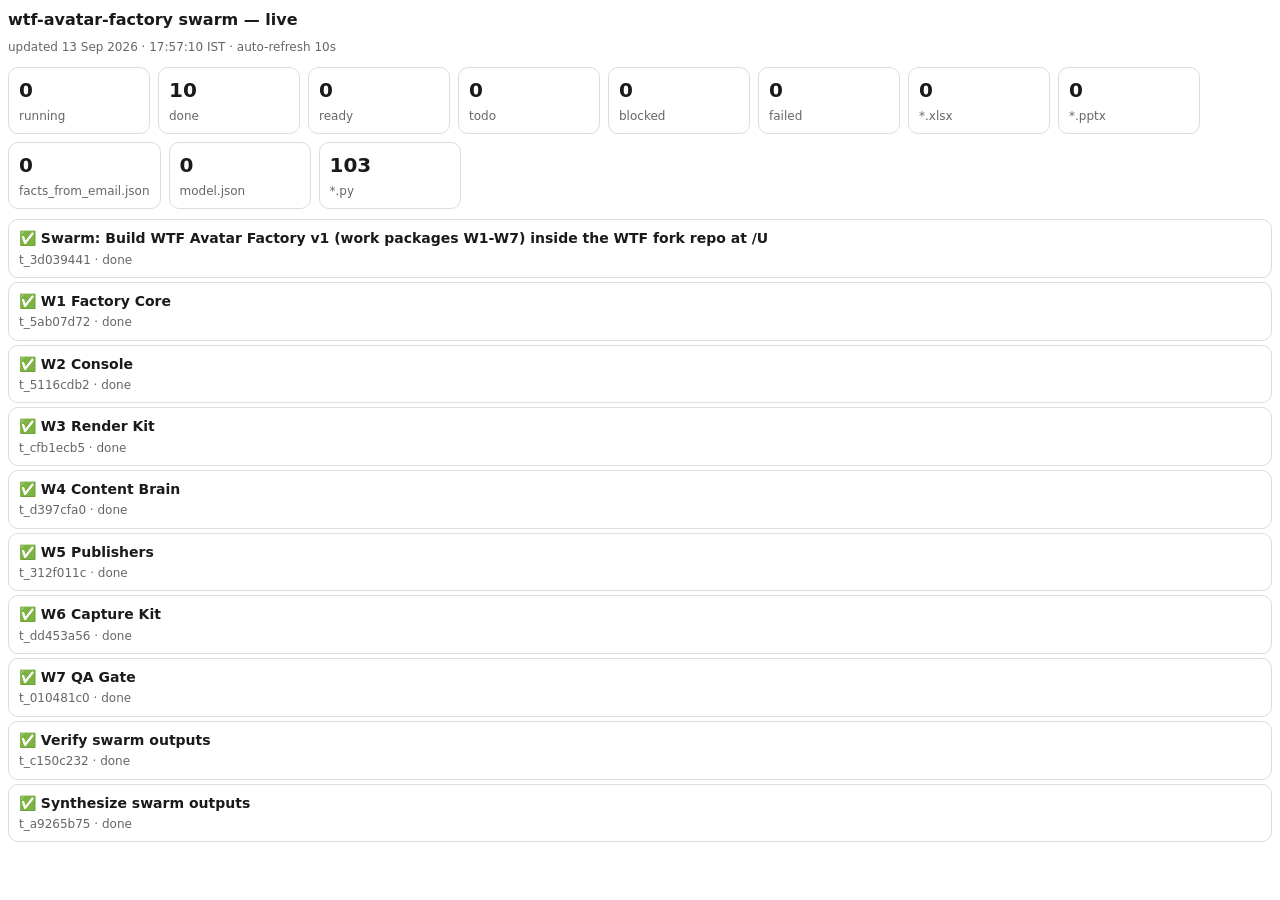
<file: army_dashboard.html>
<!doctype html><html><head><meta charset="utf-8">
<meta http-equiv="refresh" content="10"><title>wtf-avatar-factory swarm — live</title><style>
 body{font:14px/1.45 -apple-system,system-ui,sans-serif;color:var(--foreground,#1a1a1a);}
 h1{font-size:16px;margin:0 0 8px} .grid{display:flex;flex-wrap:wrap;gap:8px;margin:10px 0}
 .tile,.card{border:1px solid var(--border,#ddd);border-radius:10px;padding:8px 10px;min-width:120px}
 .tile b{font-size:20px;display:block} .tile span,.meta{color:var(--muted-foreground,#666);font-size:12px}
 .card{min-width:340px;margin:4px 0} .card b{display:block}
 .log{color:var(--muted-foreground,#666);font:11px/1.4 ui-monospace,monospace;margin-top:4px;word-break:break-all}
</style></head><body>
<h1>wtf-avatar-factory swarm — live</h1><div class="meta">updated 13 Sep 2026 · 17:57:10 IST · auto-refresh 10s</div>
<div class="grid"><div class="tile"><b>0</b><span>running</span></div><div class="tile"><b>10</b><span>done</span></div><div class="tile"><b>0</b><span>ready</span></div><div class="tile"><b>0</b><span>todo</span></div><div class="tile"><b>0</b><span>blocked</span></div><div class="tile"><b>0</b><span>failed</span></div><div class="tile"><b>0</b><span>*.xlsx</span></div><div class="tile"><b>0</b><span>*.pptx</span></div><div class="tile"><b>0</b><span>facts_from_email.json</span></div><div class="tile"><b>0</b><span>model.json</span></div><div class="tile"><b>103</b><span>*.py</span></div></div><div class="card"><b>✅ Swarm: Build WTF Avatar Factory v1 (work packages W1-W7) inside the WTF fork repo at /U</b><span class="meta">t_3d039441 · done </span></div><div class="card"><b>✅ W1 Factory Core</b><span class="meta">t_5ab07d72 · done </span></div><div class="card"><b>✅ W2 Console</b><span class="meta">t_5116cdb2 · done </span></div><div class="card"><b>✅ W3 Render Kit</b><span class="meta">t_cfb1ecb5 · done </span></div><div class="card"><b>✅ W4 Content Brain</b><span class="meta">t_d397cfa0 · done </span></div><div class="card"><b>✅ W5 Publishers</b><span class="meta">t_312f011c · done </span></div><div class="card"><b>✅ W6 Capture Kit</b><span class="meta">t_dd453a56 · done </span></div><div class="card"><b>✅ W7 QA Gate</b><span class="meta">t_010481c0 · done </span></div><div class="card"><b>✅ Verify swarm outputs</b><span class="meta">t_c150c232 · done </span></div><div class="card"><b>✅ Synthesize swarm outputs</b><span class="meta">t_a9265b75 · done </span></div>
</body></html>
</file>
